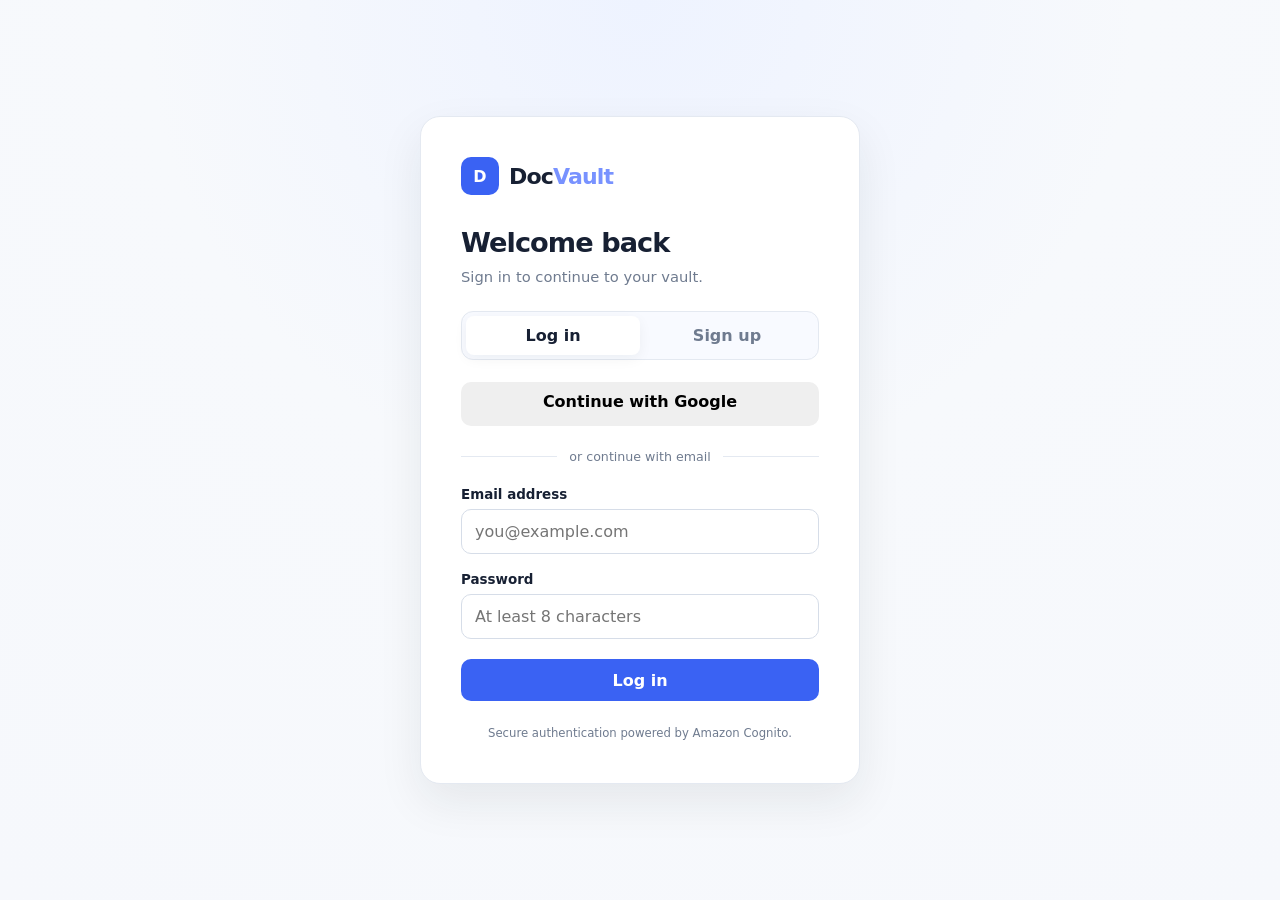
<file: index.html>
<!DOCTYPE html>
<html lang="en">
<head>
  <meta charset="UTF-8">
  <meta
    name="viewport"
    content="width=device-width, initial-scale=1.0"
  >

  <title>DocVault — Documents</title>

  <link
    rel="stylesheet"
    href="style.css"
  >
</head>

<body class="app-page">

  <div class="app-shell">

    <aside class="sidebar">

      <div class="sidebar-brand">
        <div class="brand-icon">D</div>

        <div class="logo large">
          Doc<span>Vault</span>
        </div>
      </div>

      <nav
        class="side-nav"
        aria-label="Main navigation"
      >
        <button
          type="button"
          class="nav-item active"
        >
          <span class="nav-icon">▤</span>
          <span>Documents</span>
        </button>
      </nav>

      <div class="sidebar-bottom">

        <div class="user-mini">

          <div
            class="avatar"
            id="avatar"
          >
            U
          </div>

          <div class="user-mini-info">
            <strong id="userEmail">
              User
            </strong>

            <span>Signed in</span>
          </div>

        </div>

        <button
          type="button"
          class="btn sidebar-logout full"
          id="logoutBtn"
        >
          Log out
        </button>

      </div>

    </aside>


    <main class="dashboard">

      <header class="topbar">

        <div>
          <p class="eyebrow">
            DOCUMENT VAULT
          </p>

          <h1>My Documents</h1>

          <p class="muted">
            Securely store, manage and share your documents.
          </p>
        </div>

        <button
          type="button"
          class="btn primary upload-main-btn"
          id="uploadBtn"
        >
          <span>＋</span>
          Upload document
        </button>

      </header>


      <section
        class="stats-grid"
        aria-label="Vault overview"
      >

        <article class="stat-card">

          <div class="stat-icon">
            ▤
          </div>

          <div>
            <span>Total documents</span>

            <strong id="countNumber">
              0
            </strong>
          </div>

        </article>


        <article class="stat-card">

          <div class="stat-icon">
            ☁
          </div>

          <div>
            <span>Storage</span>
            <strong>AWS S3</strong>
          </div>

        </article>


        <article class="stat-card">

          <div class="stat-icon">
            ✓
          </div>

          <div>
            <span>Security</span>
            <strong>Protected</strong>
          </div>

        </article>

      </section>


      <section class="documents-panel">

        <div class="panel-toolbar">

          <div>
            <h2>Documents</h2>

            <span
              class="muted document-count"
              id="count"
            >
              0 documents
            </span>
          </div>


          <div class="document-tools">

            <div class="search-wrapper">

              <span
                class="search-icon"
                aria-hidden="true"
              >
                ⌕
              </span>

              <input
                class="search-input"
                type="search"
                id="searchInput"
                placeholder="Search documents"
                aria-label="Search documents"
              >

            </div>


            <select
              class="sort-select"
              id="sortSelect"
              aria-label="Sort documents"
            >
              <option value="recent">
                Recently added
              </option>

              <option value="name">
                Name A–Z
              </option>
            </select>

          </div>

        </div>


        <div
          class="drop-zone"
          id="dropZone"
          tabindex="0"
        >
          <div class="drop-zone-icon">
            ↑
          </div>

          <div>
            <strong>
              Drag and drop a document here
            </strong>

            <span>
              or use the Upload document button above
            </span>
          </div>
        </div>


        <div
          class="loading-state"
          id="loadingState"
        >
          <div class="spinner"></div>
          <span>Loading your documents...</span>
        </div>


        <div
          class="doc-list"
          id="docList"
        ></div>


        <div
          class="empty"
          id="emptyState"
          style="display:none;"
        >

          <div class="empty-icon">
            ▤
          </div>

          <strong>
            No documents yet
          </strong>

          <span>
            Upload your first document to get started.
          </span>

          <button
            type="button"
            class="btn primary"
            id="emptyUploadBtn"
          >
            Upload document
          </button>

        </div>

      </section>

    </main>

  </div>


  <!-- Upload / edit modal -->

  <div
    class="modal-overlay"
    id="modalOverlay"
    aria-hidden="true"
  >

    <div
      class="modal"
      role="dialog"
      aria-modal="true"
      aria-labelledby="modalTitle"
    >

      <div class="modal-heading">

        <div>
          <p class="eyebrow">
            DOCUMENT
          </p>

          <h2 id="modalTitle">
            Upload document
          </h2>

          <p
            class="muted"
            id="modalSubtitle"
          >
            Add a file and its details to your vault.
          </p>
        </div>

        <button
          type="button"
          class="icon-button"
          id="closeModalBtn"
          aria-label="Close dialog"
        >
          ×
        </button>

      </div>


      <div class="form-group">

        <label for="fieldId">
          Document ID
        </label>

        <input
          type="text"
          id="fieldId"
          placeholder="e.g. DOC-001"
          autocomplete="off"
        >

      </div>


      <div class="form-group">

        <label for="fieldName">
          Document name
        </label>

        <input
          type="text"
          id="fieldName"
          placeholder="e.g. Project report"
          autocomplete="off"
        >

      </div>


      <div
        class="form-group"
        id="fileGroup"
      >

        <label for="fieldFile">
          File
        </label>

        <input
          type="file"
          id="fieldFile"
        >

        <span class="field-help">
          Select the document you want to upload.
        </span>

      </div>


      <div class="form-group">

        <label for="fieldDesc">
          Description
          <span class="optional">
            Optional
          </span>
        </label>

        <textarea
          id="fieldDesc"
          rows="4"
          placeholder="Add a short description"
        ></textarea>

      </div>


      <div
        class="modal-error"
        id="modalError"
        role="alert"
      ></div>


      <div class="modal-actions">

        <button
          type="button"
          class="btn secondary"
          id="cancelBtn"
        >
          Cancel
        </button>

        <button
          type="button"
          class="btn primary"
          id="saveBtn"
        >
          Save document
        </button>

      </div>

    </div>

  </div>


  <!-- Share modal -->

  <div
    class="modal-overlay"
    id="shareOverlay"
    aria-hidden="true"
  >

    <div
      class="modal modal-small"
      role="dialog"
      aria-modal="true"
      aria-labelledby="shareTitle"
    >

      <div class="modal-heading">

        <div>
          <p class="eyebrow">
            SHARE
          </p>

          <h2 id="shareTitle">
            Share document
          </h2>

          <p class="muted">
            Anyone with this link can temporarily access the document.
          </p>
        </div>

        <button
          type="button"
          class="icon-button"
          id="closeShareBtn"
          aria-label="Close share dialog"
        >
          ×
        </button>

      </div>


      <div class="share-link-box">

        <input
          type="text"
          id="shareLinkInput"
          readonly
          aria-label="Share link"
        >

        <button
          type="button"
          class="btn primary"
          id="copyShareBtn"
        >
          Copy
        </button>

      </div>


      <p class="share-note">
        For security, shared links expire automatically.
      </p>

    </div>

  </div>


  <!-- Delete confirmation -->

  <div
    class="modal-overlay"
    id="deleteOverlay"
    aria-hidden="true"
  >

    <div
      class="modal modal-small"
      role="dialog"
      aria-modal="true"
      aria-labelledby="deleteTitle"
    >

      <div class="delete-symbol">
        !
      </div>

      <h2 id="deleteTitle">
        Delete document?
      </h2>

      <p
        class="muted delete-text"
        id="deleteMessage"
      >
        This action cannot be undone.
      </p>

      <div class="modal-actions">

        <button
          type="button"
          class="btn secondary"
          id="cancelDeleteBtn"
        >
          Cancel
        </button>

        <button
          type="button"
          class="btn danger-solid"
          id="confirmDeleteBtn"
        >
          Delete document
        </button>

      </div>

    </div>

  </div>


  <!-- Toast -->

  <div
    class="toast"
    id="toast"
    role="status"
    aria-live="polite"
  ></div>


  <script src="config.js"></script>
  <script src="auth.js"></script>
  <script src="api.js"></script>
  <script src="script.js"></script>

</body>
</html>
</file>
<file: style.css>
:root {
  --bg: #f6f8fc;
  --surface: #ffffff;
  --surface-soft: #f8faff;
  --surface-hover: #f4f6fa;

  --ink: #172033;
  --muted: #6f7b8f;
  --muted-light: #9aa5b5;

  --line: #e4e9f1;
  --line-strong: #d6dde8;

  --brand: #3a62f3;
  --brand-dark: #294bd3;
  --brand-soft: #edf2ff;

  --danger: #c43d4e;
  --danger-dark: #a52f40;
  --danger-soft: #fff0f2;

  --success: #18794e;
  --success-soft: #eaf8f1;

  --sidebar: #111827;
  --sidebar-hover: #1f2937;

  --shadow-sm:
    0 4px 14px rgba(24, 32, 43, 0.05);

  --shadow:
    0 18px 45px rgba(24, 32, 43, 0.08);

  --radius-sm: 10px;
  --radius: 14px;
  --radius-lg: 20px;
}


* {
  box-sizing: border-box;
}


html {
  min-height: 100%;
}


body {
  margin: 0;
  min-height: 100vh;

  font-family:
    Inter,
    ui-sans-serif,
    system-ui,
    -apple-system,
    BlinkMacSystemFont,
    "Segoe UI",
    sans-serif;

  color: var(--ink);
  background: var(--bg);

  -webkit-font-smoothing: antialiased;
}


button,
input,
textarea,
select {
  font: inherit;
}


button,
select {
  cursor: pointer;
}


button:focus-visible,
input:focus-visible,
textarea:focus-visible,
select:focus-visible {
  outline: 3px solid rgba(58, 98, 243, 0.18);
  outline-offset: 2px;
}


.hidden {
  display: none !important;
}


.muted {
  color: var(--muted);
}


.logo {
  font-weight: 800;
  letter-spacing: -0.04em;
}


.logo.large {
  font-size: 1.38rem;
}


.logo span {
  color: #7892ff;
}


.brand-icon {
  width: 36px;
  height: 36px;

  display: grid;
  place-items: center;

  border-radius: 10px;

  background: var(--brand);
  color: #fff;

  font-weight: 900;
}


.eyebrow {
  margin: 0 0 7px;

  color: var(--brand);

  font-size: 0.72rem;
  font-weight: 800;

  letter-spacing: 0.08em;
}


/* Buttons */

.btn {
  min-height: 42px;

  border: 0;
  border-radius: var(--radius-sm);

  padding: 10px 16px;

  font-weight: 700;

  transition:
    background 0.15s,
    border-color 0.15s,
    transform 0.15s,
    box-shadow 0.15s;
}


.btn:disabled {
  opacity: 0.6;
  cursor: not-allowed;
}


.btn.primary {
  background: var(--brand);
  color: #fff;
}


.btn.primary:hover:not(:disabled) {
  background: var(--brand-dark);
}


.btn.secondary {
  background: #fff;
  color: var(--ink);

  border: 1px solid var(--line-strong);
}


.btn.secondary:hover {
  background: var(--surface-hover);
}


.btn.full {
  width: 100%;
}


.btn.compact {
  min-height: 36px;

  padding: 7px 11px;

  font-size: 0.82rem;
}


.btn.danger {
  color: var(--danger);
}


.btn.danger:hover {
  background: var(--danger-soft);
}


.btn.danger-solid {
  background: var(--danger);
  color: #fff;
}


.btn.danger-solid:hover {
  background: var(--danger-dark);
}


/* Authentication */

.auth-page {
  display: grid;
  place-items: center;

  padding: 32px 18px;

  background:
    radial-gradient(
      circle at top,
      #eef3ff 0,
      #f7f9fc 45%,
      #f6f8fc 100%
    );
}


.auth-container {
  width: 100%;
  max-width: 440px;
}


.auth-card {
  width: 100%;

  padding: 40px;

  background: var(--surface);

  border: 1px solid var(--line);
  border-radius: var(--radius-lg);

  box-shadow: var(--shadow);
}


.auth-logo {
  display: flex;
  align-items: center;

  gap: 10px;

  margin-bottom: 32px;
}


.auth-brand-icon {
  width: 38px;
  height: 38px;
}


.auth-heading {
  margin-bottom: 22px;
}


.auth-heading h1 {
  margin: 0 0 8px;

  font-size: 1.7rem;
  letter-spacing: -0.035em;
}


.auth-heading p {
  margin: 0;

  font-size: 0.92rem;
  line-height: 1.55;
}


.auth-tabs {
  display: flex;

  padding: 4px;
  margin-bottom: 22px;

  background: var(--surface-soft);

  border: 1px solid var(--line);
  border-radius: 12px;
}


.auth-tab {
  width: 50%;

  border: 0;
  border-radius: 8px;

  padding: 10px;

  background: transparent;

  color: var(--muted);

  font-weight: 700;
}


.auth-tab.active {
  background: #fff;
  color: var(--ink);

  box-shadow: var(--shadow-sm);
}


.google-section {
  min-height: 44px;

  display: flex;
  justify-content: center;
}


#googleButton {
  width: 100%;

  display: flex;
  justify-content: center;
}


.auth-divider {
  position: relative;

  display: flex;
  align-items: center;

  margin: 23px 0;

  color: var(--muted);

  font-size: 0.79rem;
}


.auth-divider::before,
.auth-divider::after {
  content: "";

  height: 1px;

  flex: 1;

  background: var(--line);
}


.auth-divider span {
  padding: 0 12px;
}


.form-group {
  margin-bottom: 18px;
}


.form-group label {
  display: block;

  margin-bottom: 7px;

  color: var(--ink);

  font-size: 0.84rem;
  font-weight: 700;
}


.optional {
  margin-left: 4px;

  color: var(--muted);

  font-weight: 500;
}


.form-group input,
.form-group textarea,
.search-input,
.sort-select {
  width: 100%;

  border: 1px solid var(--line-strong);
  border-radius: var(--radius-sm);

  background: #fff;

  color: var(--ink);

  outline: none;

  transition:
    border-color 0.15s,
    box-shadow 0.15s;
}


.form-group input {
  height: 45px;

  padding: 0 13px;
}


.form-group textarea {
  padding: 12px 13px;

  resize: vertical;
}


.form-group input:focus,
.form-group textarea:focus,
.search-input:focus,
.sort-select:focus {
  border-color: var(--brand);

  box-shadow:
    0 0 0 3px rgba(58, 98, 243, 0.1);
}


.field-help {
  display: block;

  margin-top: 7px;

  color: var(--muted);

  font-size: 0.76rem;
}


.auth-submit {
  margin-top: 2px;
}


.auth-message {
  min-height: 20px;

  margin-top: 16px;

  color: var(--danger);

  font-size: 0.84rem;
  line-height: 1.45;
}


.auth-message.success {
  color: var(--success);
}


.auth-message:empty {
  min-height: 0;
  margin-top: 0;
}


.auth-footnote {
  margin: 24px 0 0;

  color: var(--muted);

  text-align: center;

  font-size: 0.73rem;
  line-height: 1.5;
}


.text-button {
  display: block;

  margin: 16px auto 0;

  border: 0;

  background: transparent;

  color: var(--brand);

  font-size: 0.86rem;
  font-weight: 700;
}


.confirmation-form {
  text-align: center;
}


.confirmation-form .form-group {
  text-align: left;
}


.confirmation-icon {
  width: 54px;
  height: 54px;

  display: grid;
  place-items: center;

  margin: 8px auto 18px;

  border-radius: 50%;

  background: var(--brand-soft);
  color: var(--brand);

  font-size: 1.35rem;
}


.confirmation-form h2 {
  margin: 0 0 8px;

  font-size: 1.35rem;
}


.confirmation-copy {
  margin: 0 0 22px;

  font-size: 0.86rem;
  line-height: 1.55;
}


.confirmation-copy strong {
  color: var(--ink);
}


/* Application */

.app-shell {
  min-height: 100vh;

  display: grid;

  grid-template-columns:
    240px
    minmax(0, 1fr);
}


.sidebar {
  position: sticky;
  top: 0;

  height: 100vh;

  display: flex;
  flex-direction: column;

  padding: 24px 17px;

  background: var(--sidebar);
  color: #fff;
}


.sidebar-brand {
  display: flex;
  align-items: center;

  gap: 10px;

  padding: 3px 8px 30px;
}


.side-nav {
  display: grid;

  gap: 7px;
}


.nav-item {
  width: 100%;

  display: flex;
  align-items: center;

  gap: 11px;

  border: 0;
  border-radius: 10px;

  padding: 11px 12px;

  background: transparent;

  color: #9da9ba;

  text-align: left;

  font-weight: 700;
}


.nav-item:hover,
.nav-item.active {
  background: var(--sidebar-hover);
  color: #fff;
}


.nav-icon {
  width: 20px;

  text-align: center;
}


.sidebar-bottom {
  margin-top: auto;
}


.user-mini {
  display: flex;
  align-items: center;

  gap: 10px;

  padding: 18px 5px;

  border-top: 1px solid #293242;
}


.user-mini-info {
  min-width: 0;
}


.user-mini strong {
  display: block;

  max-width: 145px;

  overflow: hidden;

  color: #f4f7fb;

  font-size: 0.78rem;

  text-overflow: ellipsis;
  white-space: nowrap;
}


.user-mini span {
  color: #8996a9;

  font-size: 0.7rem;
}


.avatar {
  width: 36px;
  height: 36px;

  flex: 0 0 36px;

  display: grid;
  place-items: center;

  border-radius: 50%;

  background: #2f4166;

  color: #fff;

  font-weight: 800;
}


.sidebar-logout {
  background: transparent;

  color: #d9e0e9;

  border: 1px solid #344052;
}


.sidebar-logout:hover {
  background: #1d2736;
}


.dashboard {
  width: 100%;

  padding: 38px 42px 60px;

  min-width: 0;
}


.topbar {
  display: flex;
  align-items: center;
  justify-content: space-between;

  gap: 24px;

  margin-bottom: 27px;
}


.topbar h1 {
  margin: 0 0 5px;

  font-size: 1.8rem;
  letter-spacing: -0.035em;
}


.topbar .muted {
  margin: 0;

  font-size: 0.9rem;
}


.upload-main-btn {
  flex-shrink: 0;

  display: flex;
  align-items: center;

  gap: 7px;
}


.stats-grid {
  display: grid;

  grid-template-columns:
    repeat(3, minmax(0, 1fr));

  gap: 14px;

  margin-bottom: 20px;
}


.stat-card {
  min-height: 96px;

  display: flex;
  align-items: center;

  gap: 15px;

  padding: 18px 20px;

  background: #fff;

  border: 1px solid var(--line);
  border-radius: var(--radius);

  box-shadow: var(--shadow-sm);
}


.stat-icon {
  width: 42px;
  height: 42px;

  flex: 0 0 42px;

  display: grid;
  place-items: center;

  border-radius: 11px;

  background: var(--brand-soft);
  color: var(--brand);

  font-weight: 800;
}


.stat-card span {
  display: block;

  margin-bottom: 5px;

  color: var(--muted);

  font-size: 0.75rem;
}


.stat-card strong {
  font-size: 1.12rem;
}


.documents-panel {
  padding: 22px;

  background: #fff;

  border: 1px solid var(--line);
  border-radius: 16px;

  box-shadow: var(--shadow-sm);
}


.panel-toolbar {
  display: flex;
  align-items: center;
  justify-content: space-between;

  gap: 20px;

  margin-bottom: 20px;
}


.panel-toolbar h2 {
  margin: 0 0 4px;

  font-size: 1.12rem;
}


.document-count {
  font-size: 0.78rem;
}


.document-tools {
  display: flex;
  align-items: center;

  gap: 10px;
}


.search-wrapper {
  position: relative;

  min-width: 250px;
}


.search-icon {
  position: absolute;

  left: 12px;
  top: 50%;

  transform: translateY(-50%);

  color: var(--muted);
}


.search-input {
  height: 40px;

  padding: 0 12px 0 34px;

  background: var(--surface-soft);
}


.sort-select {
  width: auto;
  min-width: 150px;
  height: 40px;

  padding: 0 32px 0 11px;

  background: #fff;
}


.drop-zone {
  min-height: 82px;

  display: flex;
  align-items: center;
  justify-content: center;

  gap: 13px;

  margin-bottom: 20px;

  padding: 16px;

  border: 1.5px dashed #cad3e2;
  border-radius: 13px;

  background: #fafbfe;

  transition:
    border-color 0.15s,
    background 0.15s;
}


.drop-zone.drag {
  border-color: var(--brand);

  background: var(--brand-soft);
}


.drop-zone-icon {
  width: 38px;
  height: 38px;

  display: grid;
  place-items: center;

  border-radius: 10px;

  background: var(--brand-soft);
  color: var(--brand);

  font-size: 1.1rem;
  font-weight: 900;
}


.drop-zone strong,
.drop-zone span {
  display: block;
}


.drop-zone strong {
  margin-bottom: 3px;

  font-size: 0.87rem;
}


.drop-zone span {
  color: var(--muted);

  font-size: 0.76rem;
}


.loading-state {
  min-height: 180px;

  display: flex;
  align-items: center;
  justify-content: center;

  flex-direction: column;

  gap: 10px;

  color: var(--muted);

  font-size: 0.84rem;
}


.spinner {
  width: 28px;
  height: 28px;

  border: 3px solid #e8ebf1;
  border-top-color: var(--brand);
  border-radius: 50%;

  animation: spin 0.75s linear infinite;
}


@keyframes spin {
  to {
    transform: rotate(360deg);
  }
}


.doc-list {
  display: grid;

  gap: 9px;
}


.doc-row {
  display: flex;
  align-items: center;

  gap: 14px;

  padding: 14px;

  border: 1px solid var(--line);
  border-radius: 12px;

  background: #fff;

  transition:
    border-color 0.15s,
    box-shadow 0.15s;
}


.doc-row:hover {
  border-color: #d7deea;

  box-shadow: var(--shadow-sm);
}


.file-badge {
  width: 46px;
  height: 46px;

  flex: 0 0 46px;

  display: grid;
  place-items: center;

  border-radius: 10px;

  background: var(--brand-soft);
  color: #4260cf;

  font-size: 0.68rem;
  font-weight: 900;
}


.doc-info {
  min-width: 0;

  flex: 1;
}


.doc-name {
  margin-bottom: 4px;

  overflow: hidden;

  font-size: 0.91rem;
  font-weight: 800;

  text-overflow: ellipsis;
  white-space: nowrap;
}


.doc-meta {
  overflow: hidden;

  color: var(--muted);

  font-size: 0.78rem;

  text-overflow: ellipsis;
  white-space: nowrap;
}


.doc-meta.small {
  margin-top: 4px;

  color: var(--muted-light);

  font-size: 0.69rem;
}


.doc-actions {
  display: flex;

  gap: 6px;
}


.empty {
  min-height: 260px;

  align-items: center;
  justify-content: center;

  flex-direction: column;

  gap: 8px;

  text-align: center;
}


.empty-icon {
  width: 54px;
  height: 54px;

  display: grid;
  place-items: center;

  margin-bottom: 4px;

  border-radius: 50%;

  background: var(--brand-soft);
  color: var(--brand);

  font-size: 1.3rem;
}


.empty strong {
  font-size: 1rem;
}


.empty > span {
  margin-bottom: 8px;

  color: var(--muted);

  font-size: 0.83rem;
}


.error-card {
  padding: 15px;

  border-radius: 10px;

  background: var(--danger-soft);
  color: var(--danger);

  font-size: 0.84rem;
}


/* Modals */

.modal-overlay {
  position: fixed;

  inset: 0;

  z-index: 50;

  display: none;
  align-items: center;
  justify-content: center;

  overflow-y: auto;

  padding: 20px;

  background: rgba(12, 19, 32, 0.58);

  backdrop-filter: blur(3px);
}


.modal-overlay.open {
  display: flex;
}


.modal {
  width: min(480px, 100%);
  max-height: 92vh;

  overflow-y: auto;

  padding: 25px;

  background: #fff;

  border-radius: 18px;

  box-shadow:
    0 28px 80px rgba(0, 0, 0, 0.25);
}


.modal-small {
  width: min(430px, 100%);
}


.modal-heading {
  display: flex;
  justify-content: space-between;

  gap: 18px;

  margin-bottom: 22px;
}


.modal-heading h2 {
  margin: 0 0 5px;

  font-size: 1.3rem;
}


.modal-heading .muted {
  margin: 0;

  font-size: 0.82rem;
  line-height: 1.5;
}


.icon-button {
  width: 35px;
  height: 35px;

  flex: 0 0 35px;

  display: grid;
  place-items: center;

  border: 0;
  border-radius: 9px;

  background: var(--surface-soft);

  color: var(--muted);

  font-size: 1.25rem;
}


.icon-button:hover {
  background: #eef1f6;
  color: var(--ink);
}


.modal-error {
  min-height: 19px;

  margin-top: -5px;

  color: var(--danger);

  font-size: 0.8rem;
}


.modal-actions {
  display: flex;
  justify-content: flex-end;

  gap: 9px;

  margin-top: 18px;
}


.share-link-box {
  display: flex;

  gap: 8px;
}


.share-link-box input {
  min-width: 0;
  height: 42px;

  flex: 1;

  padding: 0 11px;

  border: 1px solid var(--line-strong);
  border-radius: var(--radius-sm);

  background: var(--surface-soft);
}


.share-note {
  margin: 13px 0 0;

  color: var(--muted);

  font-size: 0.75rem;
}


.delete-symbol {
  width: 50px;
  height: 50px;

  display: grid;
  place-items: center;

  margin-bottom: 17px;

  border-radius: 50%;

  background: var(--danger-soft);
  color: var(--danger);

  font-size: 1.3rem;
  font-weight: 900;
}


.modal-small > h2 {
  margin: 0 0 7px;

  font-size: 1.25rem;
}


.delete-text {
  margin: 0;

  line-height: 1.55;
}


/* Toast */

.toast {
  position: fixed;

  right: 22px;
  bottom: 22px;

  z-index: 100;

  max-width: min(360px, calc(100vw - 40px));

  padding: 12px 16px;

  border-radius: 11px;

  background: #172033;
  color: #fff;

  box-shadow: var(--shadow);

  font-size: 0.82rem;

  opacity: 0;
  pointer-events: none;

  transform: translateY(12px);

  transition:
    opacity 0.2s,
    transform 0.2s;
}


.toast.show {
  opacity: 1;

  transform: translateY(0);
}


.toast.error {
  background: var(--danger);
}


.toast.success {
  background: var(--success);
}


/* Responsive */

@media (max-width: 900px) {

  .dashboard {
    padding:
      28px
      24px
      50px;
  }


  .stats-grid {
    grid-template-columns:
      repeat(2, minmax(0, 1fr));
  }


  .stat-card:last-child {
    grid-column:
      1 / -1;
  }


  .panel-toolbar {
    align-items: stretch;

    flex-direction: column;
  }


  .document-tools {
    width: 100%;
  }


  .search-wrapper {
    flex: 1;
  }

}


@media (max-width: 760px) {

  .app-shell {
    display: block;
  }


  .sidebar {
    position: static;

    width: 100%;
    height: auto;

    flex-direction: row;
    align-items: center;

    padding: 13px 16px;
  }


  .sidebar-brand {
    padding: 0;
  }


  .side-nav,
  .user-mini {
    display: none;
  }


  .sidebar-bottom {
    margin:
      0
      0
      0
      auto;
  }


  .sidebar-logout {
    width: auto;

    min-height: 38px;

    padding:
      7px
      12px;
  }


  .dashboard {
    padding:
      24px
      16px
      45px;
  }


  .topbar {
    align-items: flex-start;

    flex-direction: column;
  }


  .upload-main-btn {
    width: 100%;

    justify-content: center;
  }


  .stats-grid {
    grid-template-columns: 1fr;
  }


  .stat-card:last-child {
    grid-column: auto;
  }


  .document-tools {
    align-items: stretch;

    flex-direction: column;
  }


  .search-wrapper {
    min-width: 0;
  }


  .sort-select {
    width: 100%;
  }


  .drop-zone {
    justify-content: flex-start;
  }


  .doc-row {
    align-items: flex-start;

    flex-wrap: wrap;
  }


  .doc-actions {
    width: 100%;

    flex-wrap: wrap;

    padding-left: 60px;
  }


  .doc-actions .btn {
    flex: 1;
  }


  .modal-overlay {
    align-items: flex-start;

    padding: 12px;
  }


  .modal {
    margin: auto 0;

    padding: 20px;
  }

}


@media (max-width: 480px) {

  .auth-page {
    padding: 14px;
  }


  .auth-card {
    padding: 28px 22px;
  }


  .auth-logo {
    margin-bottom: 26px;
  }


  .auth-heading h1 {
    font-size: 1.5rem;
  }


  .dashboard {
    padding:
      20px
      12px
      40px;
  }


  .documents-panel {
    padding: 16px;
  }


  .doc-actions {
    padding-left: 0;
  }


  .doc-actions .btn {
    min-width: 46%;
  }


  .drop-zone {
    display: none;
  }


  .modal-actions {
    flex-direction: column-reverse;
  }


  .modal-actions .btn {
    width: 100%;
  }


  .share-link-box {
    flex-direction: column;
  }


  .share-link-box .btn {
    width: 100%;
  }

}
</file>
